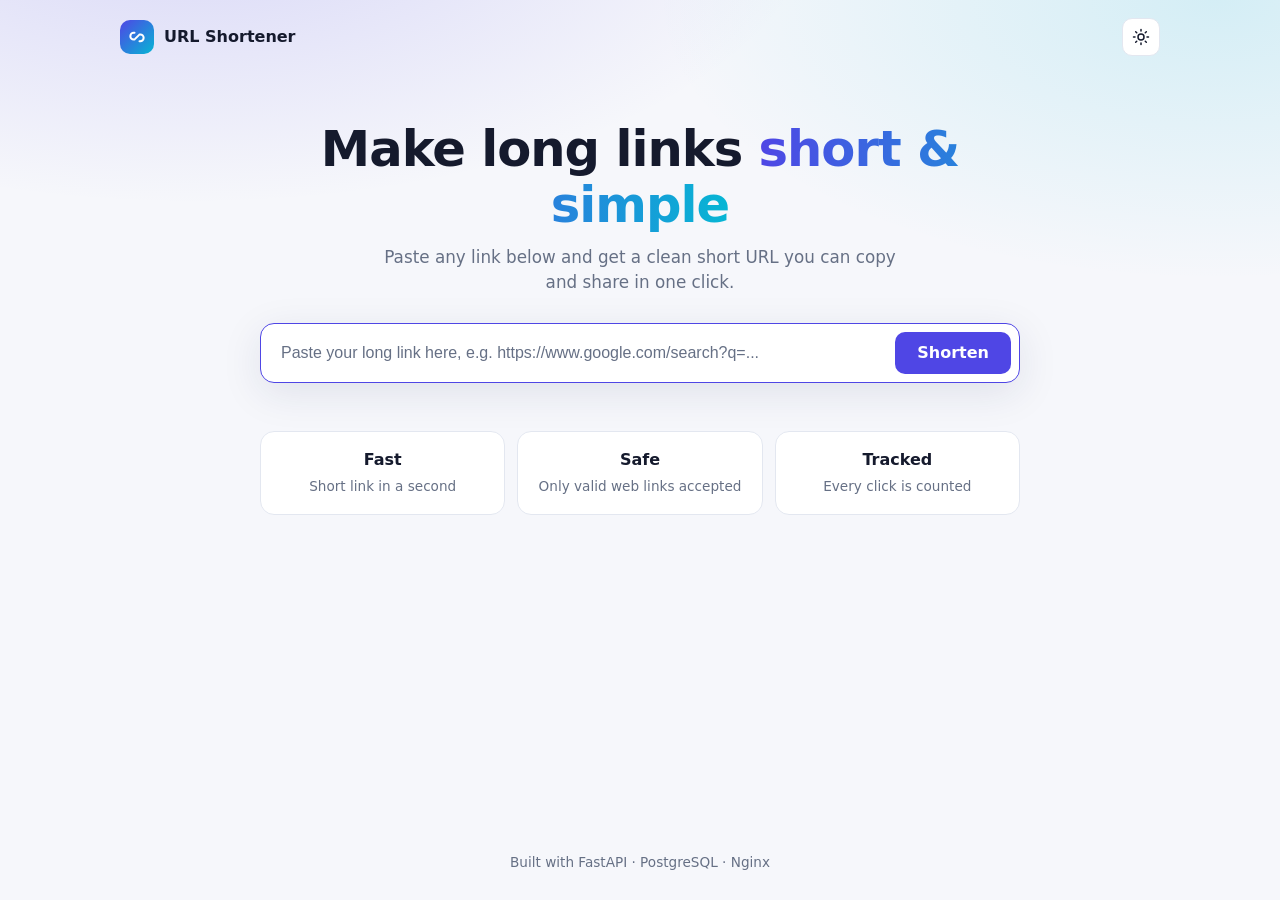
<file: static/index.html>
<!doctype html>
<html lang="en">
<head>
  <meta charset="utf-8">
  <meta name="viewport" content="width=device-width, initial-scale=1">
  <meta name="description" content="Paste a long link and get a short, shareable one in a second.">
  <title>URL Shortener</title>
  <link rel="icon" href="data:image/svg+xml,%3Csvg xmlns='http://www.w3.org/2000/svg' viewBox='0 0 32 32'%3E%3Crect width='32' height='32' rx='8' fill='%234f46e5'/%3E%3Cpath d='M12 20l8-8M13 11h-1a4 4 0 000 8h1m6-8h1a4 4 0 010 8h-1' stroke='white' stroke-width='2.4' stroke-linecap='round' fill='none'/%3E%3C/svg%3E">
  <link rel="stylesheet" href="/static/style.css?v=3">
</head>
<body>
  <header class="nav">
    <a class="brand" href="/">
      <span class="logo" aria-hidden="true">
        <svg viewBox="0 0 24 24" width="20" height="20" fill="none" stroke="currentColor" stroke-width="2.4" stroke-linecap="round" stroke-linejoin="round"><path d="M10 14l4-4"/><path d="M9 7H8a4 4 0 000 8h1"/><path d="M15 7h1a4 4 0 010 8h-1" transform="translate(0 2)"/></svg>
      </span>
      <span>URL Shortener</span>
    </a>
    <button id="theme" class="icon-btn" type="button" aria-label="Toggle dark mode" title="Toggle dark mode">
      <svg class="sun" viewBox="0 0 24 24" width="18" height="18" fill="none" stroke="currentColor" stroke-width="2" stroke-linecap="round"><circle cx="12" cy="12" r="4"/><path d="M12 2v2M12 20v2M4.9 4.9l1.4 1.4M17.7 17.7l1.4 1.4M2 12h2M20 12h2M4.9 19.1l1.4-1.4M17.7 6.3l1.4-1.4"/></svg>
      <svg class="moon" viewBox="0 0 24 24" width="18" height="18" fill="none" stroke="currentColor" stroke-width="2" stroke-linecap="round" stroke-linejoin="round"><path d="M21 12.8A9 9 0 1111.2 3a7 7 0 009.8 9.8z"/></svg>
    </button>
  </header>

  <main>
    <section class="hero">
      <h1>Make long links <span class="grad">short &amp; simple</span></h1>
      <p class="lead">Paste any link below and get a clean short URL you can copy and share in one click.</p>

      <form id="form" class="shorten" novalidate>
        <label for="url" class="sr">Long URL</label>
        <input id="url" type="url" inputmode="url" placeholder="Paste your long link here, e.g. https://www.google.com/search?q=..." autocomplete="off" autofocus required>
        <button id="submit" type="submit">
          <span class="btn-label">Shorten</span>
          <span class="spinner" aria-hidden="true"></span>
        </button>
      </form>

      <p id="error" class="error" role="alert" hidden></p>

      <div id="result" class="result" hidden>
        <div class="result-head">
          <span class="badge">&#10003; Your short link is ready</span>
        </div>
        <div class="result-row">
          <a id="short" class="short-link" href="#" target="_blank" rel="noopener"></a>
          <button id="copy" class="copy" type="button">Copy</button>
        </div>
        <p class="original" id="original"></p>
      </div>
    </section>

    <section class="features" aria-label="Features">
      <div class="feature"><b>Fast</b><span>Short link in a second</span></div>
      <div class="feature"><b>Safe</b><span>Only valid web links accepted</span></div>
      <div class="feature"><b>Tracked</b><span>Every click is counted</span></div>
    </section>

    <section id="history-wrap" class="history" hidden>
      <div class="history-head">
        <h2>Recent links</h2>
        <span><button id="refresh" class="link-btn" type="button">Refresh clicks</button> &nbsp;<button id="clear" class="link-btn" type="button">Clear</button></span>
      </div>
      <ul id="history"></ul>
    </section>
  </main>

  <footer>Built with FastAPI &middot; PostgreSQL &middot; Nginx</footer>
  <div id="toast" class="toast" role="status" aria-live="polite"></div>
  <script src="/static/app.js?v=3"></script>
</body>
</html>
</file>
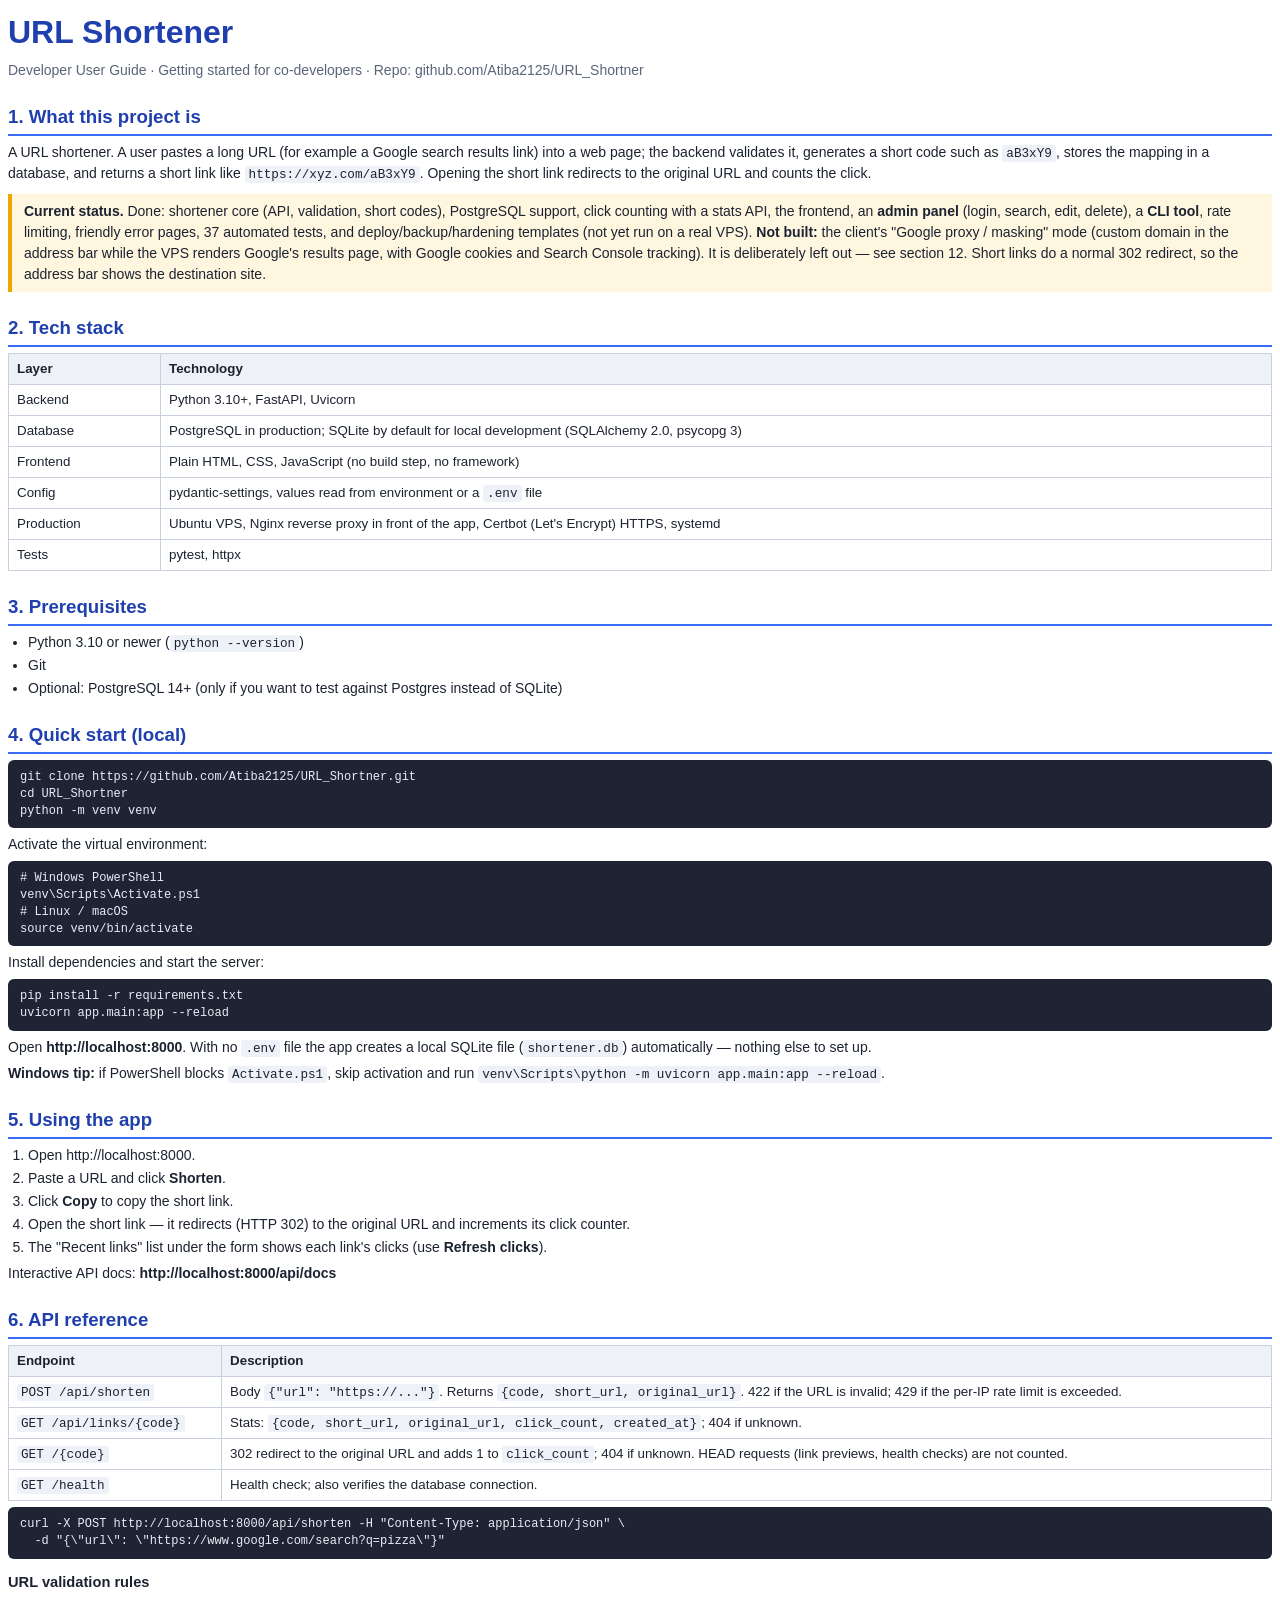
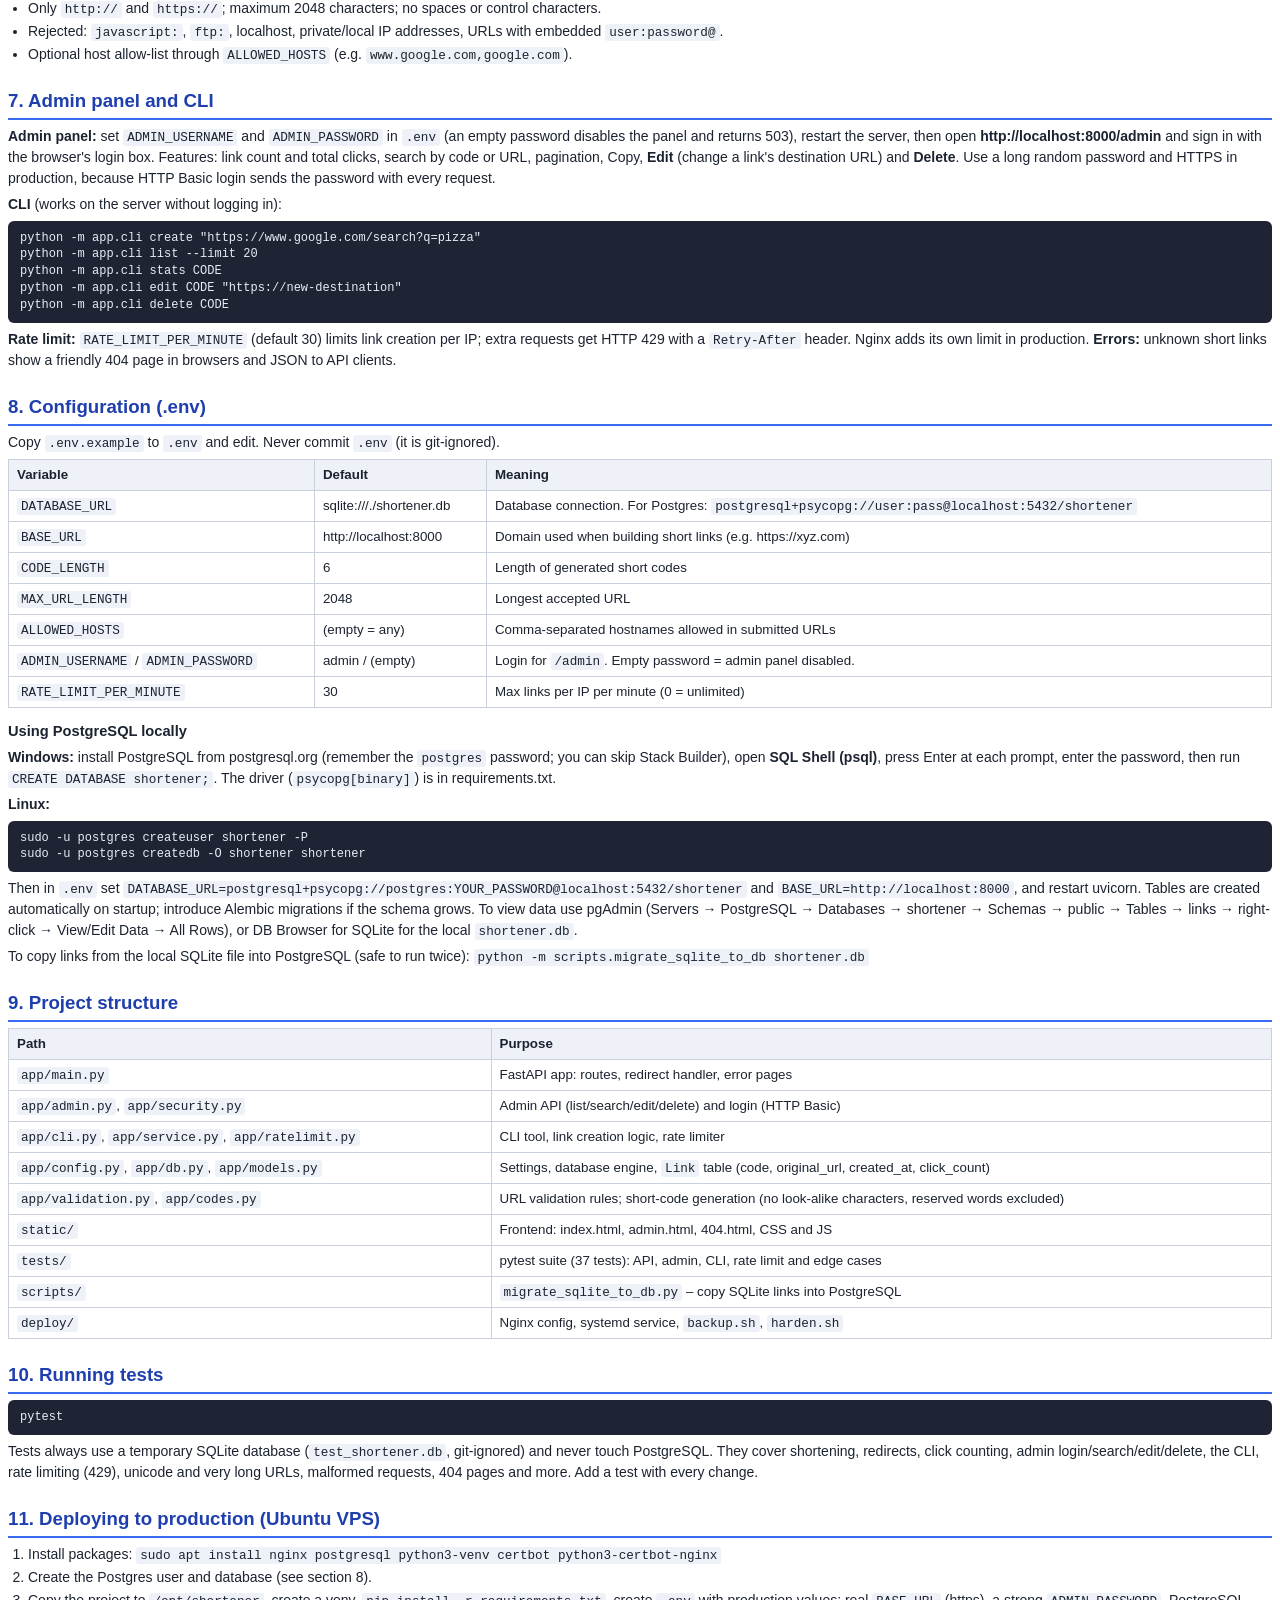
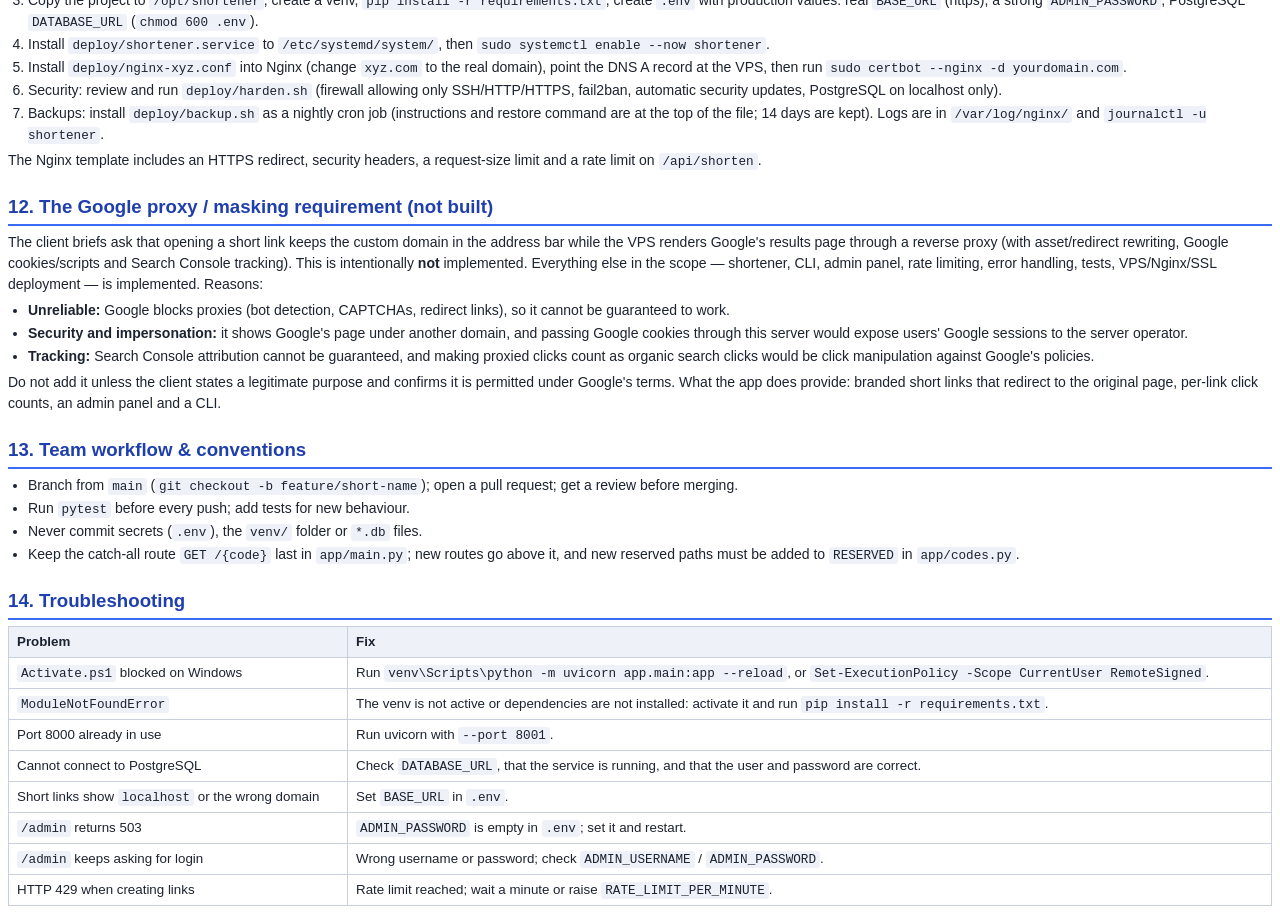
<file: docs/user_guide.html>
<!doctype html>
<html lang="en">
<head>
<meta charset="utf-8">
<title>URL Shortener - Developer User Guide</title>
<style>
  @page { size: A4; margin: 18mm 16mm; }
  body { font-family: "Segoe UI", Arial, sans-serif; font-size: 10.5pt; line-height: 1.5; color: #1c2330; }
  h1 { font-size: 24pt; margin: 0 0 4px; color: #1f3fae; }
  .sub { color: #5b6578; margin: 0 0 18px; }
  h2 { font-size: 14pt; margin: 22px 0 6px; padding-bottom: 3px; border-bottom: 2px solid #3b6cf6; color: #1f3fae; page-break-after: avoid; }
  h3 { font-size: 11pt; margin: 12px 0 4px; page-break-after: avoid; }
  p { margin: 5px 0; }
  code { font-family: Consolas, monospace; background: #eef1f8; padding: 1px 4px; border-radius: 3px; font-size: 9.5pt; }
  pre { background: #1e2433; color: #e8ecf6; padding: 9px 12px; border-radius: 6px; font-family: Consolas, monospace; font-size: 9pt; line-height: 1.4; margin: 6px 0; white-space: pre-wrap; page-break-inside: avoid; }
  table { border-collapse: collapse; width: 100%; margin: 6px 0; page-break-inside: avoid; }
  th, td { border: 1px solid #c9d0dd; padding: 5px 8px; text-align: left; vertical-align: top; font-size: 10pt; }
  th { background: #eef1f8; }
  .note { background: #fff6e0; border-left: 4px solid #f0a500; padding: 7px 12px; margin: 10px 0; page-break-inside: avoid; }
  ul, ol { margin: 5px 0 5px 20px; padding: 0; }
  li { margin: 2px 0; }
</style>
</head>
<body>

<h1>URL Shortener</h1>
<p class="sub">Developer User Guide &middot; Getting started for co-developers &middot; Repo: github.com/Atiba2125/URL_Shortner</p>

<h2>1. What this project is</h2>
<p>A URL shortener. A user pastes a long URL (for example a Google search results link) into a web page; the backend validates it, generates a short code such as <code>aB3xY9</code>, stores the mapping in a database, and returns a short link like <code>https://xyz.com/aB3xY9</code>. Opening the short link redirects to the original URL and counts the click.</p>
<div class="note"><b>Current status.</b> Done: shortener core (API, validation, short codes), PostgreSQL support, click counting with a stats API, the frontend, an <b>admin panel</b> (login, search, edit, delete), a <b>CLI tool</b>, rate limiting, friendly error pages, 37 automated tests, and deploy/backup/hardening templates (not yet run on a real VPS). <b>Not built:</b> the client's "Google proxy / masking" mode (custom domain in the address bar while the VPS renders Google's results page, with Google cookies and Search Console tracking). It is deliberately left out &mdash; see section 12. Short links do a normal 302 redirect, so the address bar shows the destination site.</div>

<h2>2. Tech stack</h2>
<table>
<tr><th>Layer</th><th>Technology</th></tr>
<tr><td>Backend</td><td>Python 3.10+, FastAPI, Uvicorn</td></tr>
<tr><td>Database</td><td>PostgreSQL in production; SQLite by default for local development (SQLAlchemy 2.0, psycopg 3)</td></tr>
<tr><td>Frontend</td><td>Plain HTML, CSS, JavaScript (no build step, no framework)</td></tr>
<tr><td>Config</td><td>pydantic-settings, values read from environment or a <code>.env</code> file</td></tr>
<tr><td>Production</td><td>Ubuntu VPS, Nginx reverse proxy in front of the app, Certbot (Let's Encrypt) HTTPS, systemd</td></tr>
<tr><td>Tests</td><td>pytest, httpx</td></tr>
</table>

<h2>3. Prerequisites</h2>
<ul>
<li>Python 3.10 or newer (<code>python --version</code>)</li>
<li>Git</li>
<li>Optional: PostgreSQL 14+ (only if you want to test against Postgres instead of SQLite)</li>
</ul>

<h2>4. Quick start (local)</h2>
<pre>git clone https://github.com/Atiba2125/URL_Shortner.git
cd URL_Shortner
python -m venv venv</pre>
<p>Activate the virtual environment:</p>
<pre># Windows PowerShell
venv\Scripts\Activate.ps1
# Linux / macOS
source venv/bin/activate</pre>
<p>Install dependencies and start the server:</p>
<pre>pip install -r requirements.txt
uvicorn app.main:app --reload</pre>
<p>Open <b>http://localhost:8000</b>. With no <code>.env</code> file the app creates a local SQLite file (<code>shortener.db</code>) automatically &mdash; nothing else to set up.</p>
<p><b>Windows tip:</b> if PowerShell blocks <code>Activate.ps1</code>, skip activation and run <code>venv\Scripts\python -m uvicorn app.main:app --reload</code>.</p>

<h2>5. Using the app</h2>
<ol>
<li>Open http://localhost:8000.</li>
<li>Paste a URL and click <b>Shorten</b>.</li>
<li>Click <b>Copy</b> to copy the short link.</li>
<li>Open the short link &mdash; it redirects (HTTP 302) to the original URL and increments its click counter.</li>
<li>The "Recent links" list under the form shows each link's clicks (use <b>Refresh clicks</b>).</li>
</ol>
<p>Interactive API docs: <b>http://localhost:8000/api/docs</b></p>

<h2>6. API reference</h2>
<table>
<tr><th>Endpoint</th><th>Description</th></tr>
<tr><td><code>POST /api/shorten</code></td><td>Body <code>{"url": "https://..."}</code>. Returns <code>{code, short_url, original_url}</code>. 422 if the URL is invalid; 429 if the per-IP rate limit is exceeded.</td></tr>
<tr><td><code>GET /api/links/{code}</code></td><td>Stats: <code>{code, short_url, original_url, click_count, created_at}</code>; 404 if unknown.</td></tr>
<tr><td><code>GET /{code}</code></td><td>302 redirect to the original URL and adds 1 to <code>click_count</code>; 404 if unknown. HEAD requests (link previews, health checks) are not counted.</td></tr>
<tr><td><code>GET /health</code></td><td>Health check; also verifies the database connection.</td></tr>
</table>
<pre>curl -X POST http://localhost:8000/api/shorten -H "Content-Type: application/json" \
  -d "{\"url\": \"https://www.google.com/search?q=pizza\"}"</pre>
<h3>URL validation rules</h3>
<ul>
<li>Only <code>http://</code> and <code>https://</code>; maximum 2048 characters; no spaces or control characters.</li>
<li>Rejected: <code>javascript:</code>, <code>ftp:</code>, localhost, private/local IP addresses, URLs with embedded <code>user:password@</code>.</li>
<li>Optional host allow-list through <code>ALLOWED_HOSTS</code> (e.g. <code>www.google.com,google.com</code>).</li>
</ul>

<h2>7. Admin panel and CLI</h2>
<p><b>Admin panel:</b> set <code>ADMIN_USERNAME</code> and <code>ADMIN_PASSWORD</code> in <code>.env</code> (an empty password disables the panel and returns 503), restart the server, then open <b>http://localhost:8000/admin</b> and sign in with the browser's login box. Features: link count and total clicks, search by code or URL, pagination, Copy, <b>Edit</b> (change a link's destination URL) and <b>Delete</b>. Use a long random password and HTTPS in production, because HTTP Basic login sends the password with every request.</p>
<p><b>CLI</b> (works on the server without logging in):</p>
<pre>python -m app.cli create "https://www.google.com/search?q=pizza"
python -m app.cli list --limit 20
python -m app.cli stats CODE
python -m app.cli edit CODE "https://new-destination"
python -m app.cli delete CODE</pre>
<p><b>Rate limit:</b> <code>RATE_LIMIT_PER_MINUTE</code> (default 30) limits link creation per IP; extra requests get HTTP 429 with a <code>Retry-After</code> header. Nginx adds its own limit in production. <b>Errors:</b> unknown short links show a friendly 404 page in browsers and JSON to API clients.</p>

<h2>8. Configuration (.env)</h2>
<p>Copy <code>.env.example</code> to <code>.env</code> and edit. Never commit <code>.env</code> (it is git-ignored).</p>
<table>
<tr><th>Variable</th><th>Default</th><th>Meaning</th></tr>
<tr><td><code>DATABASE_URL</code></td><td>sqlite:///./shortener.db</td><td>Database connection. For Postgres: <code>postgresql+psycopg://user:pass@localhost:5432/shortener</code></td></tr>
<tr><td><code>BASE_URL</code></td><td>http://localhost:8000</td><td>Domain used when building short links (e.g. https://xyz.com)</td></tr>
<tr><td><code>CODE_LENGTH</code></td><td>6</td><td>Length of generated short codes</td></tr>
<tr><td><code>MAX_URL_LENGTH</code></td><td>2048</td><td>Longest accepted URL</td></tr>
<tr><td><code>ALLOWED_HOSTS</code></td><td>(empty = any)</td><td>Comma-separated hostnames allowed in submitted URLs</td></tr>
<tr><td><code>ADMIN_USERNAME</code> / <code>ADMIN_PASSWORD</code></td><td>admin / (empty)</td><td>Login for <code>/admin</code>. Empty password = admin panel disabled.</td></tr>
<tr><td><code>RATE_LIMIT_PER_MINUTE</code></td><td>30</td><td>Max links per IP per minute (0 = unlimited)</td></tr>
</table>
<h3>Using PostgreSQL locally</h3>
<p><b>Windows:</b> install PostgreSQL from postgresql.org (remember the <code>postgres</code> password; you can skip Stack Builder), open <b>SQL Shell (psql)</b>, press Enter at each prompt, enter the password, then run <code>CREATE DATABASE shortener;</code>. The driver (<code>psycopg[binary]</code>) is in requirements.txt.</p>
<p><b>Linux:</b></p>
<pre>sudo -u postgres createuser shortener -P
sudo -u postgres createdb -O shortener shortener</pre>
<p>Then in <code>.env</code> set <code>DATABASE_URL=postgresql+psycopg://postgres:YOUR_PASSWORD@localhost:5432/shortener</code> and <code>BASE_URL=http://localhost:8000</code>, and restart uvicorn. Tables are created automatically on startup; introduce Alembic migrations if the schema grows. To view data use pgAdmin (Servers &rarr; PostgreSQL &rarr; Databases &rarr; shortener &rarr; Schemas &rarr; public &rarr; Tables &rarr; links &rarr; right-click &rarr; View/Edit Data &rarr; All Rows), or DB Browser for SQLite for the local <code>shortener.db</code>.</p>
<p>To copy links from the local SQLite file into PostgreSQL (safe to run twice): <code>python -m scripts.migrate_sqlite_to_db shortener.db</code></p>

<h2>9. Project structure</h2>
<table>
<tr><th>Path</th><th>Purpose</th></tr>
<tr><td><code>app/main.py</code></td><td>FastAPI app: routes, redirect handler, error pages</td></tr>
<tr><td><code>app/admin.py</code>, <code>app/security.py</code></td><td>Admin API (list/search/edit/delete) and login (HTTP Basic)</td></tr>
<tr><td><code>app/cli.py</code>, <code>app/service.py</code>, <code>app/ratelimit.py</code></td><td>CLI tool, link creation logic, rate limiter</td></tr>
<tr><td><code>app/config.py</code>, <code>app/db.py</code>, <code>app/models.py</code></td><td>Settings, database engine, <code>Link</code> table (code, original_url, created_at, click_count)</td></tr>
<tr><td><code>app/validation.py</code>, <code>app/codes.py</code></td><td>URL validation rules; short-code generation (no look-alike characters, reserved words excluded)</td></tr>
<tr><td><code>static/</code></td><td>Frontend: index.html, admin.html, 404.html, CSS and JS</td></tr>
<tr><td><code>tests/</code></td><td>pytest suite (37 tests): API, admin, CLI, rate limit and edge cases</td></tr>
<tr><td><code>scripts/</code></td><td><code>migrate_sqlite_to_db.py</code> &ndash; copy SQLite links into PostgreSQL</td></tr>
<tr><td><code>deploy/</code></td><td>Nginx config, systemd service, <code>backup.sh</code>, <code>harden.sh</code></td></tr>
</table>

<h2>10. Running tests</h2>
<pre>pytest</pre>
<p>Tests always use a temporary SQLite database (<code>test_shortener.db</code>, git-ignored) and never touch PostgreSQL. They cover shortening, redirects, click counting, admin login/search/edit/delete, the CLI, rate limiting (429), unicode and very long URLs, malformed requests, 404 pages and more. Add a test with every change.</p>

<h2>11. Deploying to production (Ubuntu VPS)</h2>
<ol>
<li>Install packages: <code>sudo apt install nginx postgresql python3-venv certbot python3-certbot-nginx</code></li>
<li>Create the Postgres user and database (see section 8).</li>
<li>Copy the project to <code>/opt/shortener</code>, create a venv, <code>pip install -r requirements.txt</code>, create <code>.env</code> with production values: real <code>BASE_URL</code> (https), a strong <code>ADMIN_PASSWORD</code>, PostgreSQL <code>DATABASE_URL</code> (<code>chmod 600 .env</code>).</li>
<li>Install <code>deploy/shortener.service</code> to <code>/etc/systemd/system/</code>, then <code>sudo systemctl enable --now shortener</code>.</li>
<li>Install <code>deploy/nginx-xyz.conf</code> into Nginx (change <code>xyz.com</code> to the real domain), point the DNS A record at the VPS, then run <code>sudo certbot --nginx -d yourdomain.com</code>.</li>
<li>Security: review and run <code>deploy/harden.sh</code> (firewall allowing only SSH/HTTP/HTTPS, fail2ban, automatic security updates, PostgreSQL on localhost only).</li>
<li>Backups: install <code>deploy/backup.sh</code> as a nightly cron job (instructions and restore command are at the top of the file; 14 days are kept). Logs are in <code>/var/log/nginx/</code> and <code>journalctl -u shortener</code>.</li>
</ol>
<p>The Nginx template includes an HTTPS redirect, security headers, a request-size limit and a rate limit on <code>/api/shorten</code>.</p>

<h2>12. The Google proxy / masking requirement (not built)</h2>
<p>The client briefs ask that opening a short link keeps the custom domain in the address bar while the VPS renders Google's results page through a reverse proxy (with asset/redirect rewriting, Google cookies/scripts and Search Console tracking). This is intentionally <b>not</b> implemented. Everything else in the scope &mdash; shortener, CLI, admin panel, rate limiting, error handling, tests, VPS/Nginx/SSL deployment &mdash; is implemented. Reasons:</p>
<ul>
<li><b>Unreliable:</b> Google blocks proxies (bot detection, CAPTCHAs, redirect links), so it cannot be guaranteed to work.</li>
<li><b>Security and impersonation:</b> it shows Google's page under another domain, and passing Google cookies through this server would expose users' Google sessions to the server operator.</li>
<li><b>Tracking:</b> Search Console attribution cannot be guaranteed, and making proxied clicks count as organic search clicks would be click manipulation against Google's policies.</li>
</ul>
<p>Do not add it unless the client states a legitimate purpose and confirms it is permitted under Google's terms. What the app does provide: branded short links that redirect to the original page, per-link click counts, an admin panel and a CLI.</p>

<h2>13. Team workflow &amp; conventions</h2>
<ul>
<li>Branch from <code>main</code> (<code>git checkout -b feature/short-name</code>); open a pull request; get a review before merging.</li>
<li>Run <code>pytest</code> before every push; add tests for new behaviour.</li>
<li>Never commit secrets (<code>.env</code>), the <code>venv/</code> folder or <code>*.db</code> files.</li>
<li>Keep the catch-all route <code>GET /{code}</code> last in <code>app/main.py</code>; new routes go above it, and new reserved paths must be added to <code>RESERVED</code> in <code>app/codes.py</code>.</li>
</ul>

<h2>14. Troubleshooting</h2>
<table>
<tr><th>Problem</th><th>Fix</th></tr>
<tr><td><code>Activate.ps1</code> blocked on Windows</td><td>Run <code>venv\Scripts\python -m uvicorn app.main:app --reload</code>, or <code>Set-ExecutionPolicy -Scope CurrentUser RemoteSigned</code>.</td></tr>
<tr><td><code>ModuleNotFoundError</code></td><td>The venv is not active or dependencies are not installed: activate it and run <code>pip install -r requirements.txt</code>.</td></tr>
<tr><td>Port 8000 already in use</td><td>Run uvicorn with <code>--port 8001</code>.</td></tr>
<tr><td>Cannot connect to PostgreSQL</td><td>Check <code>DATABASE_URL</code>, that the service is running, and that the user and password are correct.</td></tr>
<tr><td>Short links show <code>localhost</code> or the wrong domain</td><td>Set <code>BASE_URL</code> in <code>.env</code>.</td></tr>
<tr><td><code>/admin</code> returns 503</td><td><code>ADMIN_PASSWORD</code> is empty in <code>.env</code>; set it and restart.</td></tr>
<tr><td><code>/admin</code> keeps asking for login</td><td>Wrong username or password; check <code>ADMIN_USERNAME</code> / <code>ADMIN_PASSWORD</code>.</td></tr>
<tr><td>HTTP 429 when creating links</td><td>Rate limit reached; wait a minute or raise <code>RATE_LIMIT_PER_MINUTE</code>.</td></tr>
</table>

</body>
</html>
</file>
<file: static/style.css>
:root {
  --bg: #f6f7fb;
  --surface: #ffffff;
  --text: #151a2d;
  --muted: #667085;
  --border: #e3e7f0;
  --primary: #4f46e5;
  --primary-hover: #4338ca;
  --accent: #06b6d4;
  --ok: #12805c;
  --ok-bg: #e6f6ef;
  --danger: #c62828;
  --danger-bg: #fdecec;
  --shadow: 0 10px 40px rgba(30, 40, 90, .10);
  --radius: 14px;
}
:root[data-theme="dark"] {
  --bg: #0d1020;
  --surface: #171b30;
  --text: #eef0fb;
  --muted: #9aa3bf;
  --border: #272d4a;
  --primary: #7c74ff;
  --primary-hover: #6a62f5;
  --ok: #4ade9b;
  --ok-bg: #12301f;
  --danger: #ff8a8a;
  --danger-bg: #351a1f;
  --shadow: 0 10px 40px rgba(0, 0, 0, .45);
}

* { box-sizing: border-box; }
html { -webkit-text-size-adjust: 100%; }
body {
  margin: 0; min-height: 100vh; display: flex; flex-direction: column;
  font-family: system-ui, -apple-system, "Segoe UI", Roboto, sans-serif;
  background:
    radial-gradient(900px 420px at 15% -10%, color-mix(in srgb, var(--primary) 18%, transparent), transparent 70%),
    radial-gradient(800px 400px at 95% 0%, color-mix(in srgb, var(--accent) 14%, transparent), transparent 70%),
    var(--bg);
  color: var(--text); line-height: 1.5;
}
.sr { position: absolute; width: 1px; height: 1px; overflow: hidden; clip: rect(0 0 0 0); }
[hidden] { display: none !important; }

/* nav */
.nav {
  width: min(1040px, 100% - 32px); margin: 0 auto; padding: 18px 0;
  display: flex; align-items: center; justify-content: space-between;
}
.brand { display: flex; align-items: center; gap: 10px; font-weight: 700; color: var(--text); text-decoration: none; }
.logo {
  display: grid; place-items: center; width: 34px; height: 34px; border-radius: 10px;
  background: linear-gradient(135deg, var(--primary), var(--accent)); color: #fff;
}
.icon-btn {
  width: 38px; height: 38px; display: grid; place-items: center; border-radius: 10px;
  border: 1px solid var(--border); background: var(--surface); color: var(--text); cursor: pointer;
}
.icon-btn:hover { border-color: var(--primary); }
.moon { display: none; }
:root[data-theme="dark"] .sun { display: none; }
:root[data-theme="dark"] .moon { display: block; }

main { width: min(760px, 100% - 32px); margin: 0 auto; flex: 1; }

/* hero */
.hero { text-align: center; padding: 48px 0 24px; }
h1 { margin: 0 0 12px; font-size: clamp(2rem, 6vw, 3.1rem); line-height: 1.12; letter-spacing: -.02em; }
.grad {
  background: linear-gradient(90deg, var(--primary), var(--accent));
  -webkit-background-clip: text; background-clip: text; color: transparent;
}
.lead { margin: 0 auto 28px; max-width: 520px; color: var(--muted); font-size: 1.05rem; }

.shorten {
  display: flex; gap: 8px; padding: 8px; background: var(--surface);
  border: 1px solid var(--border); border-radius: var(--radius); box-shadow: var(--shadow);
}
.shorten:focus-within { border-color: var(--primary); }
.shorten input {
  flex: 1; min-width: 0; border: 0; outline: 0; background: transparent; color: var(--text);
  font-size: 1rem; padding: 12px 12px;
}
.shorten input::placeholder { color: var(--muted); }
button { font: inherit; }
#submit {
  display: inline-flex; align-items: center; justify-content: center; gap: 8px; min-width: 112px;
  padding: 0 22px; border: 0; border-radius: 10px; cursor: pointer; font-weight: 600;
  color: #fff; background: var(--primary); transition: background .15s, transform .05s;
}
#submit:hover { background: var(--primary-hover); }
#submit:active { transform: scale(.98); }
#submit:disabled { opacity: .75; cursor: progress; }
.spinner {
  display: none; width: 16px; height: 16px; border-radius: 50%;
  border: 2px solid rgba(255, 255, 255, .45); border-top-color: #fff; animation: spin .7s linear infinite;
}
#submit.loading .spinner { display: inline-block; }
#submit.loading .btn-label { display: none; }
@keyframes spin { to { transform: rotate(360deg); } }

.error {
  margin: 14px 0 0; padding: 10px 14px; border-radius: 10px; text-align: left;
  background: var(--danger-bg); color: var(--danger); font-size: .95rem;
}

/* result */
.result {
  margin-top: 18px; padding: 18px; text-align: left; background: var(--surface);
  border: 1px solid var(--border); border-radius: var(--radius); box-shadow: var(--shadow);
  animation: pop .25s ease;
}
@keyframes pop { from { opacity: 0; transform: translateY(6px); } to { opacity: 1; transform: none; } }
.badge {
  display: inline-block; padding: 3px 10px; border-radius: 999px; font-size: .8rem; font-weight: 600;
  color: var(--ok); background: var(--ok-bg);
}
.result-row { display: flex; align-items: center; gap: 10px; margin-top: 12px; }
.short-link {
  flex: 1; min-width: 0; overflow: hidden; text-overflow: ellipsis; white-space: nowrap;
  font-size: 1.25rem; font-weight: 700; color: var(--primary); text-decoration: none;
}
.short-link:hover { text-decoration: underline; }
.copy {
  padding: 10px 20px; border-radius: 10px; cursor: pointer; font-weight: 600;
  border: 1px solid var(--primary); color: var(--primary); background: transparent;
}
.copy:hover { background: var(--primary); color: #fff; }
.copy.done { background: var(--ok); border-color: var(--ok); color: #fff; }
.original {
  margin: 10px 0 0; font-size: .85rem; color: var(--muted);
  overflow: hidden; text-overflow: ellipsis; white-space: nowrap;
}

/* features */
.features { display: grid; grid-template-columns: repeat(3, 1fr); gap: 12px; margin: 24px 0 8px; }
.feature {
  padding: 16px; text-align: center; background: var(--surface);
  border: 1px solid var(--border); border-radius: var(--radius);
}
.feature b { display: block; margin-bottom: 2px; }
.feature span { font-size: .85rem; color: var(--muted); }

/* history */
.history { margin: 28px 0 8px; }
.history-head { display: flex; align-items: center; justify-content: space-between; margin-bottom: 8px; }
.history h2 { margin: 0; font-size: 1.05rem; }
.link-btn { border: 0; background: none; color: var(--muted); cursor: pointer; text-decoration: underline; }
.link-btn:hover { color: var(--danger); }
#history { list-style: none; margin: 0; padding: 0; display: grid; grid-template-columns: minmax(0, 1fr); gap: 8px; }
#history li {
  display: flex; align-items: center; gap: 12px; padding: 12px 14px;
  background: var(--surface); border: 1px solid var(--border); border-radius: 12px;
}
.h-info { flex: 1; min-width: 0; }
.h-short { display: block; font-weight: 600; color: var(--primary); text-decoration: none; overflow: hidden; text-overflow: ellipsis; white-space: nowrap; }
.h-short:hover { text-decoration: underline; }
.h-orig { display: block; font-size: .82rem; color: var(--muted); overflow: hidden; text-overflow: ellipsis; white-space: nowrap; }
.h-meta { display: block; font-size: .78rem; color: var(--muted); }
.link-btn + .link-btn { margin-left: 4px; }
.h-copy {
  padding: 6px 14px; border-radius: 8px; cursor: pointer; font-size: .9rem;
  border: 1px solid var(--border); background: transparent; color: var(--text);
}
.h-copy:hover { border-color: var(--primary); color: var(--primary); }

footer { text-align: center; padding: 28px 16px; color: var(--muted); font-size: .85rem; }

.toast {
  position: fixed; left: 50%; bottom: 28px; transform: translate(-50%, 20px); opacity: 0;
  padding: 10px 18px; border-radius: 999px; background: #151a2d; color: #fff; font-size: .92rem;
  pointer-events: none; transition: .25s;
}
.toast.show { opacity: 1; transform: translate(-50%, 0); }

@media (max-width: 560px) {
  .hero { padding-top: 28px; }
  .shorten { flex-direction: column; }
  #submit { min-height: 46px; }
  .features { grid-template-columns: 1fr; }
  .result-row { flex-direction: column; align-items: stretch; }
  .short-link { font-size: 1.1rem; }
}
@media (prefers-reduced-motion: reduce) { * { animation: none !important; transition: none !important; } }
</file>
